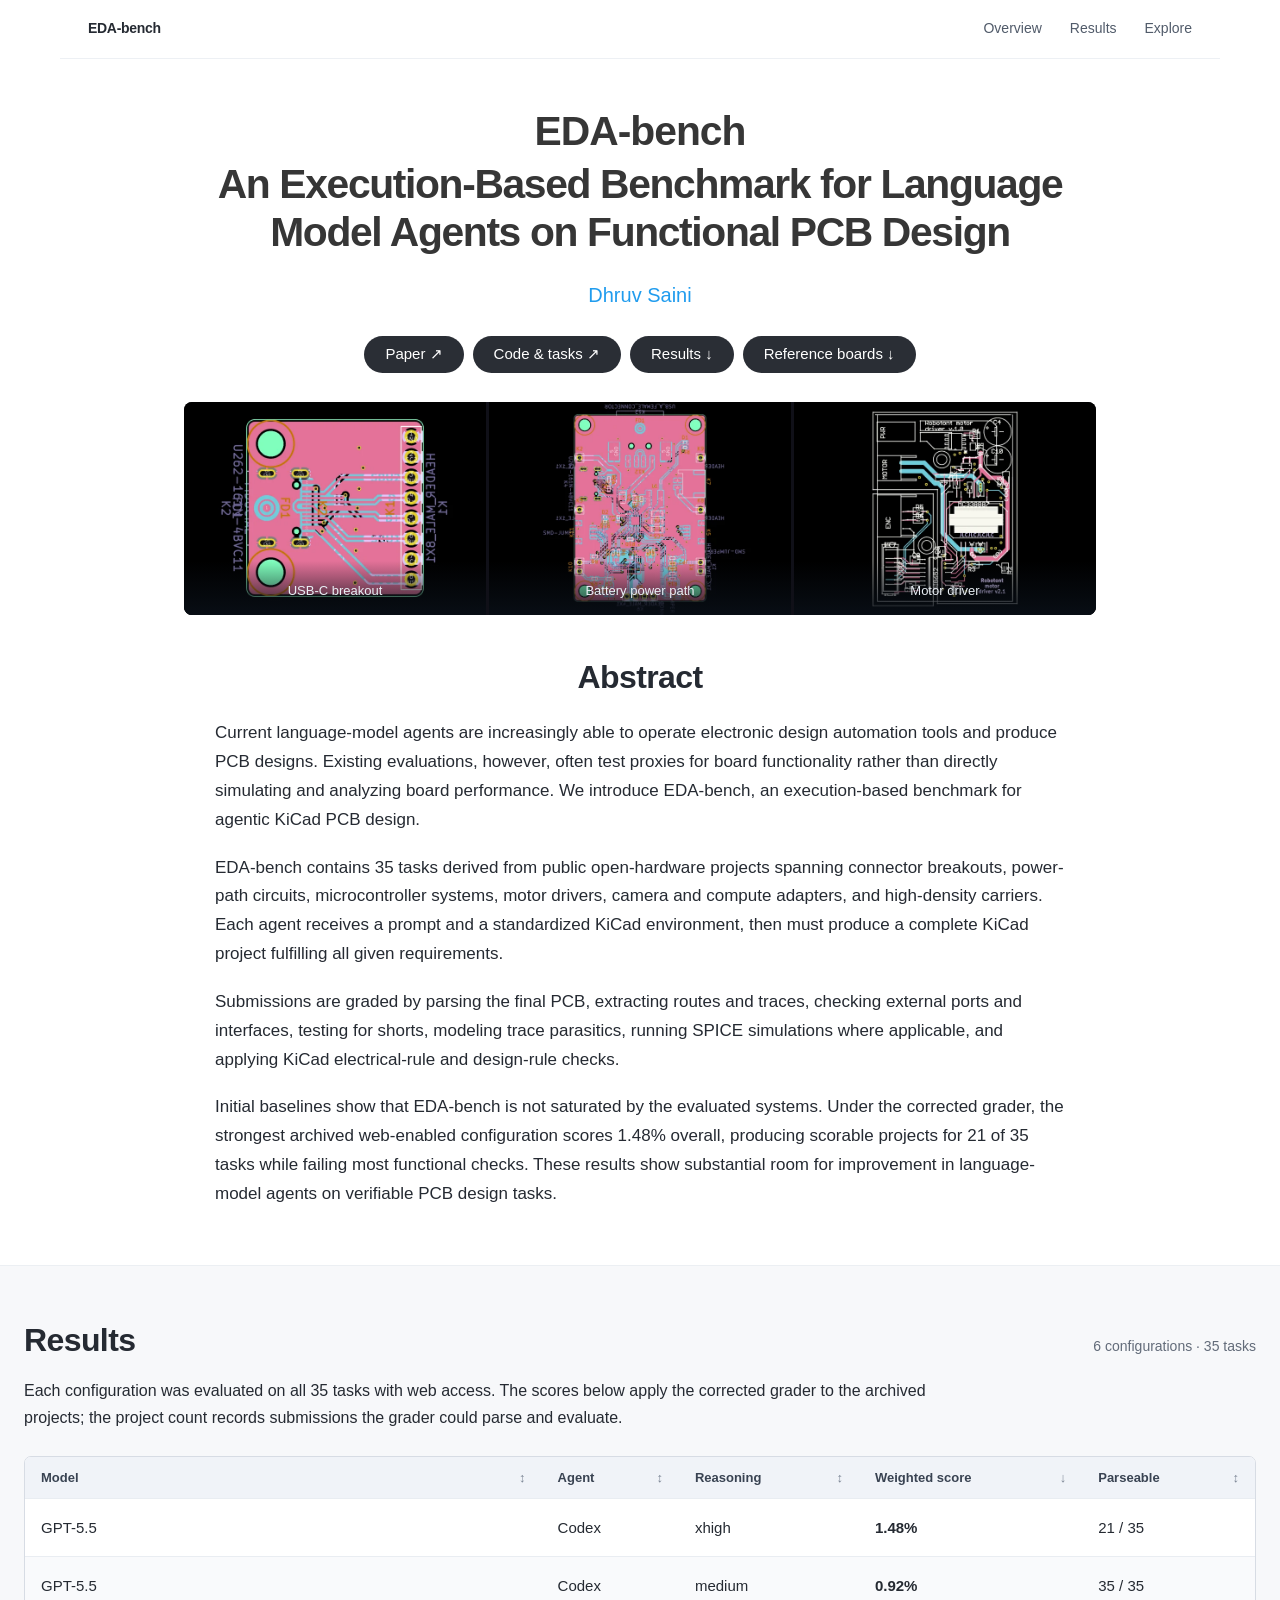
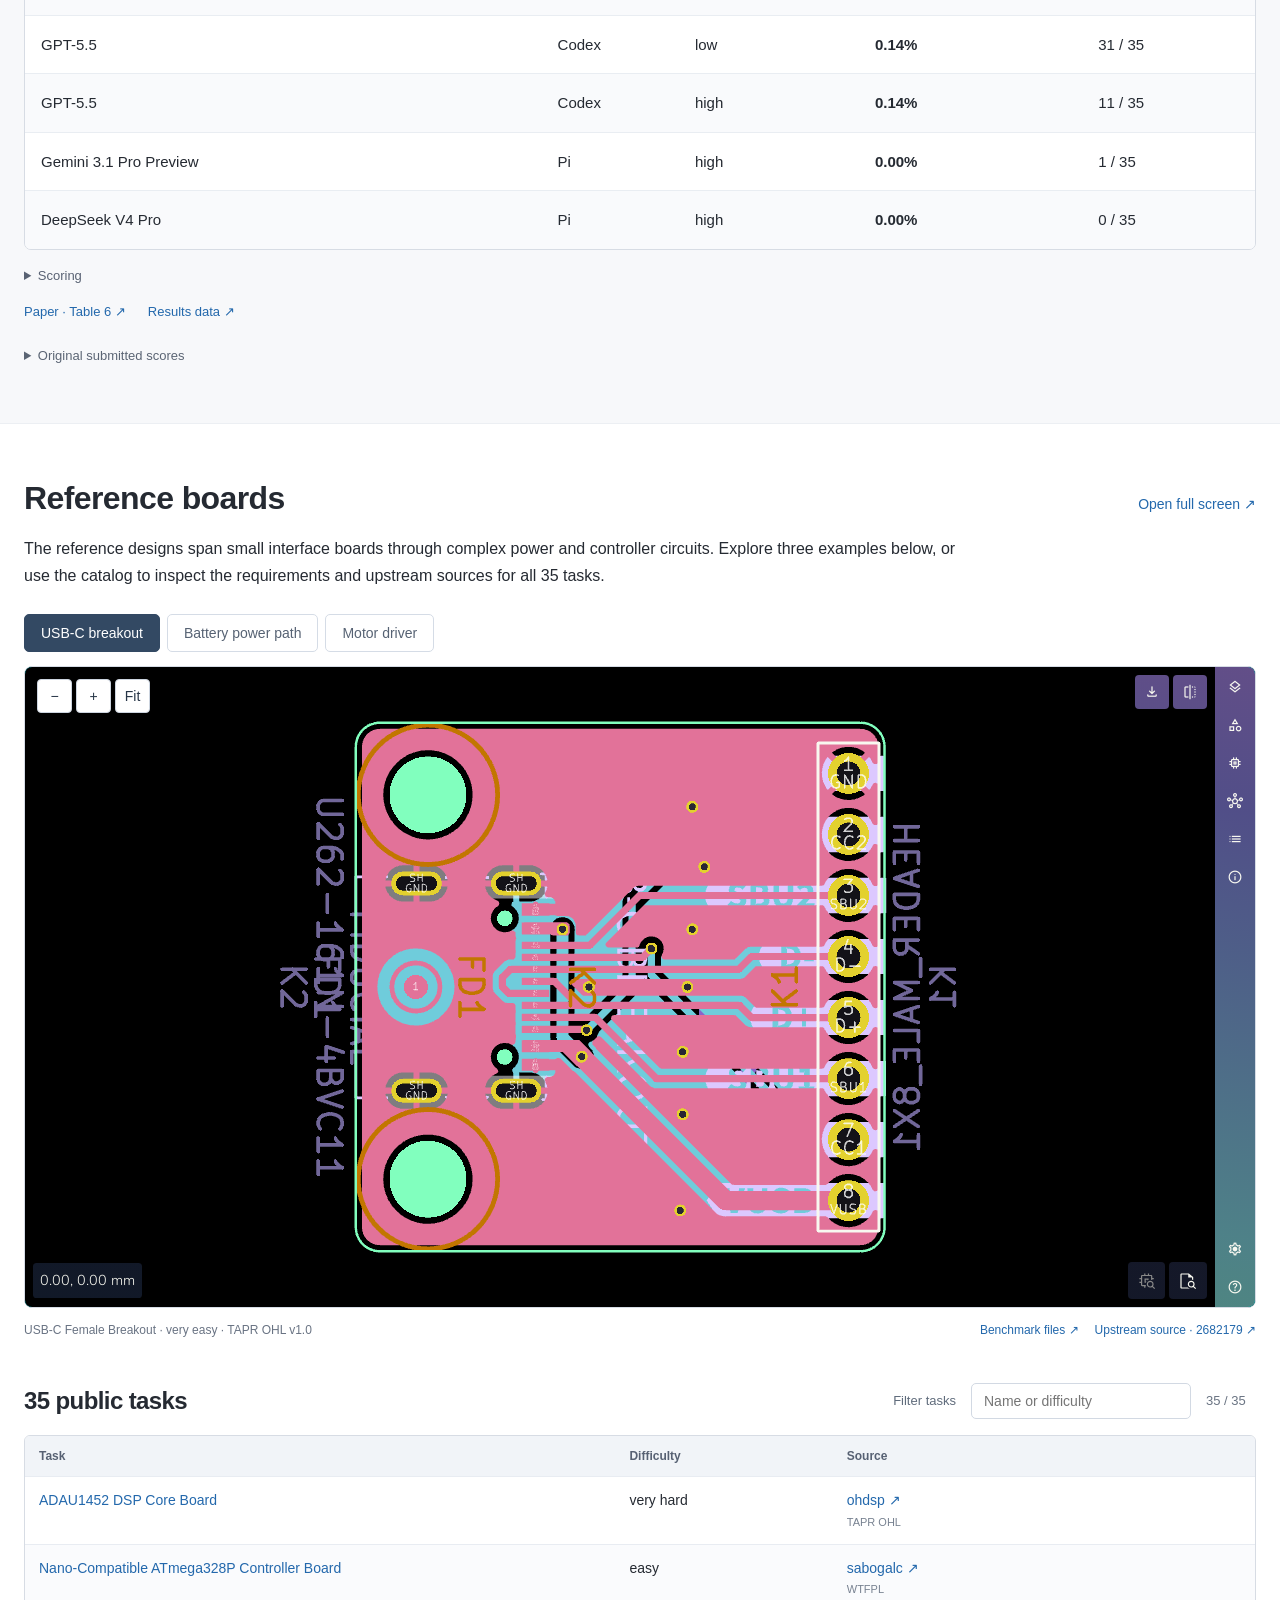
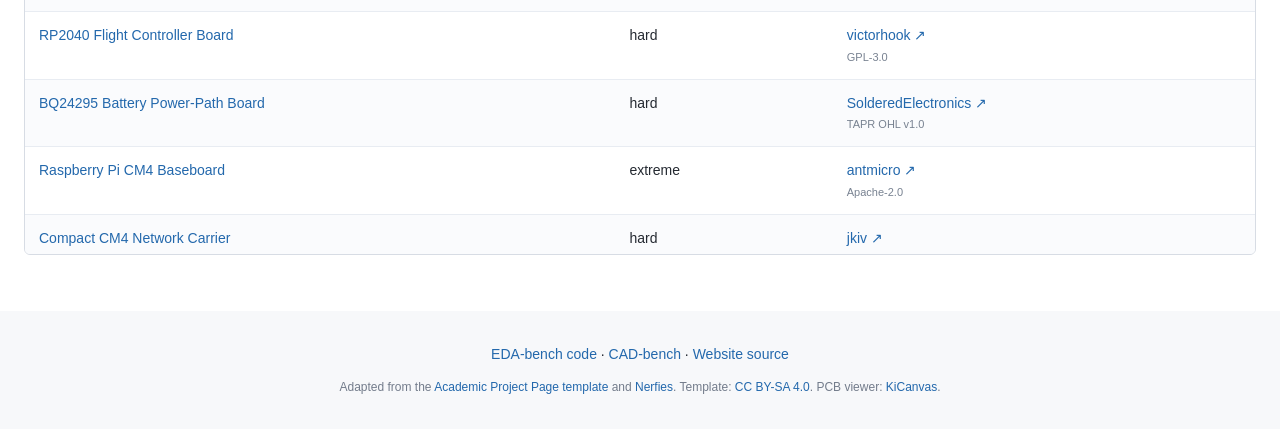
<file: index.html>
<!doctype html>
<html lang="en"><head><meta charset="utf-8"><meta name="viewport" content="width=device-width,initial-scale=1">
<title>EDA-bench: An Execution-Based Benchmark for Language Model Agents on Functional PCB Design</title>
<meta name="description" content="EDA-bench is an execution-based benchmark for language-model agents on complete KiCad PCB design, evaluated through electrical behavior, routed connectivity and design-rule checks.">
<meta property="og:title" content="EDA-bench: An Execution-Based Benchmark for Language Model Agents on Functional PCB Design">
<meta property="og:description" content="EDA-bench is an execution-based benchmark for language-model agents on complete KiCad PCB design, evaluated through electrical behavior, routed connectivity and design-rule checks.">
<meta property="og:url" content="https://eda-bench.github.io/"><meta property="og:image" content="https://eda-bench.github.io/assets/robotont_driver_board.webp">
<link rel="canonical" href="https://eda-bench.github.io/"><link rel="icon" href="assets/favicon.svg"><meta name="color-scheme" content="light">
<link rel="stylesheet" href="assets/bulma.min.css"><link rel="stylesheet" href="assets/template.css"><link rel="stylesheet" href="assets/site.css"><link rel="stylesheet" href="assets/eda.css">
<script type="module" src="assets/site.js"></script>
</head><body>
<a class="skip-link" href="#overview">Skip to content</a>
<nav class="site-nav" aria-label="Page navigation"><a class="wordmark" href="#">EDA-bench</a><div><a href="#overview">Overview</a><a href="#results">Results</a><a href="#visualizations">Explore</a></div></nav>
<main><section class="hero"><div class="hero-body"><div class="container is-max-desktop has-text-centered">
<h1 class="title is-1 publication-title"><span class="project-name">EDA-bench</span><br>An Execution-Based Benchmark for Language Model Agents on Functional PCB Design</h1>
<div class="is-size-5 publication-authors"><a href="https://github.com/dhruv9saini">Dhruv Saini</a></div>
<div class="publication-links"><a class="button is-dark is-rounded" href="https://github.com/EDA-bench/eda-bench/blob/master/paper/main.pdf">Paper ↗</a><a class="button is-dark is-rounded" href="https://github.com/EDA-bench/eda-bench">Code &amp; tasks ↗</a><a class="button is-dark is-rounded" href="#results">Results ↓</a><a class="button is-dark is-rounded" href="#visualizations">Reference boards ↓</a></div>
</div></div></section>
<section class="teaser container is-max-desktop" aria-label="Examples of upstream reference boards"><div class="model-strip">
<a href="#visualizations" data-board="usb_c_female_breakout"><figure><img src="assets/usb_c_female_breakout.webp" alt="USB-C breakout reference PCB" width="700" height="496"><figcaption>USB-C breakout</figcaption></figure></a>
<a href="#visualizations" data-board="bq24295_power_path_board"><figure><img src="assets/bq24295_power_path_board.webp" alt="BQ24295 power-path reference PCB" width="700" height="496"><figcaption>Battery power path</figcaption></figure></a>
<a href="#visualizations" data-board="robotont_driver_board"><figure><img src="assets/robotont_driver_board.webp" alt="Robotont motor driver reference PCB" width="700" height="496"><figcaption>Motor driver</figcaption></figure></a>
</div></section>
<section id="overview" class="section overview"><div class="container is-max-desktop"><h2 class="title is-3 has-text-centered">Abstract</h2><div class="content prose"><p>Current language-model agents are increasingly able to operate electronic design automation tools and produce PCB designs. Existing evaluations, however, often test proxies for board functionality rather than directly simulating and analyzing board performance. We introduce EDA-bench, an execution-based benchmark for agentic KiCad PCB design.</p><p>EDA-bench contains 35 tasks derived from public open-hardware projects spanning connector breakouts, power-path circuits, microcontroller systems, motor drivers, camera and compute adapters, and high-density carriers. Each agent receives a prompt and a standardized KiCad environment, then must produce a complete KiCad project fulfilling all given requirements.</p><p>Submissions are graded by parsing the final PCB, extracting routes and traces, checking external ports and interfaces, testing for shorts, modeling trace parasitics, running SPICE simulations where applicable, and applying KiCad electrical-rule and design-rule checks.</p><p>Initial baselines show that EDA-bench is not saturated by the evaluated systems. Under the corrected grader, the strongest archived web-enabled configuration scores 1.48% overall, producing scorable projects for 21 of 35 tasks while failing most functional checks. These results show substantial room for improvement in language-model agents on verifiable PCB design tasks.</p></div></div></section>
<section id="results" class="section results-section"><div class="container results-container"><div class="section-heading"><h2 class="title is-3">Results</h2><span class="run-count">6 configurations · 35 tasks</span></div>
<div class="section-intro"><p>Each configuration was evaluated on all 35 tasks with web access. The scores below apply the corrected grader to the archived projects; the project count records submissions the grader could parse and evaluate.</p></div>
<div class="eda-table-wrap"><table id="results-table"><thead><tr><th><button data-sort="model">Model <span aria-hidden="true">↕</span></button></th><th><button data-sort="agent">Agent <span aria-hidden="true">↕</span></button></th><th><button data-sort="reasoning">Reasoning <span aria-hidden="true">↕</span></button></th><th aria-sort="descending"><button data-sort="score">Weighted score <span aria-hidden="true">↓</span></button></th><th><button data-sort="builds">Parseable <span aria-hidden="true">↕</span></button></th></tr></thead><tbody></tbody></table></div>
<details class="scoring-details"><summary>Scoring</summary><div class="score-formula">Weighted score = Σ(task weight × task credit) / Σ(task weights)</div><dl class="weight-list"><div><dt>Very easy</dt><dd>1.0</dd></div><div><dt>Easy</dt><dd>1.5</dd></div><div><dt>Medium</dt><dd>2.0</dd></div><div><dt>Hard</dt><dd>3.0</dd></div><div><dt>Very hard</dt><dd>4.0</dd></div><div><dt>Extreme</dt><dd>5.0</dd></div></dl></details>
<div class="section-links"><a href="https://github.com/EDA-bench/eda-bench/blob/master/paper/main.pdf#page=7">Paper · Table 6 ↗</a><a href="data/results.json">Results data ↗</a></div>
<details class="archived-scores"><summary>Original submitted scores</summary><div id="original-scores"></div></details>
</div></section>
<section id="visualizations" class="section viewer-section"><div class="container viewer-container"><div class="section-heading"><h2 class="title is-3">Reference boards</h2><a id="viewer-fullscreen" href="viewer/" target="_blank" rel="noopener">Open full screen ↗</a></div><div class="section-intro"><p class="section-intro">The reference designs span small interface boards through complex power and controller circuits. Explore three examples below, or use the catalog to inspect the requirements and upstream sources for all 35 tasks.</p></div>
<div class="board-tabs" role="group" aria-label="Example reference board"><button data-board="usb_c_female_breakout" aria-pressed="true">USB-C breakout</button><button data-board="bq24295_power_path_board" aria-pressed="false">Battery power path</button><button data-board="robotont_driver_board" aria-pressed="false">Motor driver</button></div>
<div class="viewer-frame"><iframe id="board-viewer" src="viewer/?board=usb_c_female_breakout" title="Interactive reference PCB layout" loading="lazy" allowfullscreen></iframe></div><div class="reference-attribution" id="board-attribution"></div>
<div class="catalog-heading"><h3 class="title is-4">35 public tasks</h3><label for="task-search">Filter tasks</label><input id="task-search" type="search" placeholder="Name or difficulty"><span id="task-count" aria-live="polite"></span></div>
<div id="task-catalog"></div>
</div></section>
</main>
<footer class="footer"><div class="container is-max-desktop"><p><a href="https://github.com/EDA-bench/eda-bench">EDA-bench code</a> · <a href="https://cad-bench.github.io/">CAD-bench</a> · <a href="https://github.com/EDA-bench/eda-bench.github.io">Website source</a></p><p class="template-credit">Adapted from the <a href="https://github.com/eliahuhorwitz/Academic-project-page-template">Academic Project Page template</a> and <a href="https://nerfies.github.io/">Nerfies</a>. Template: <a href="https://creativecommons.org/licenses/by-sa/4.0/">CC BY-SA 4.0</a>. PCB viewer: <a href="https://kicanvas.org/">KiCanvas</a>.</p></div></footer>
</body></html>
</file>
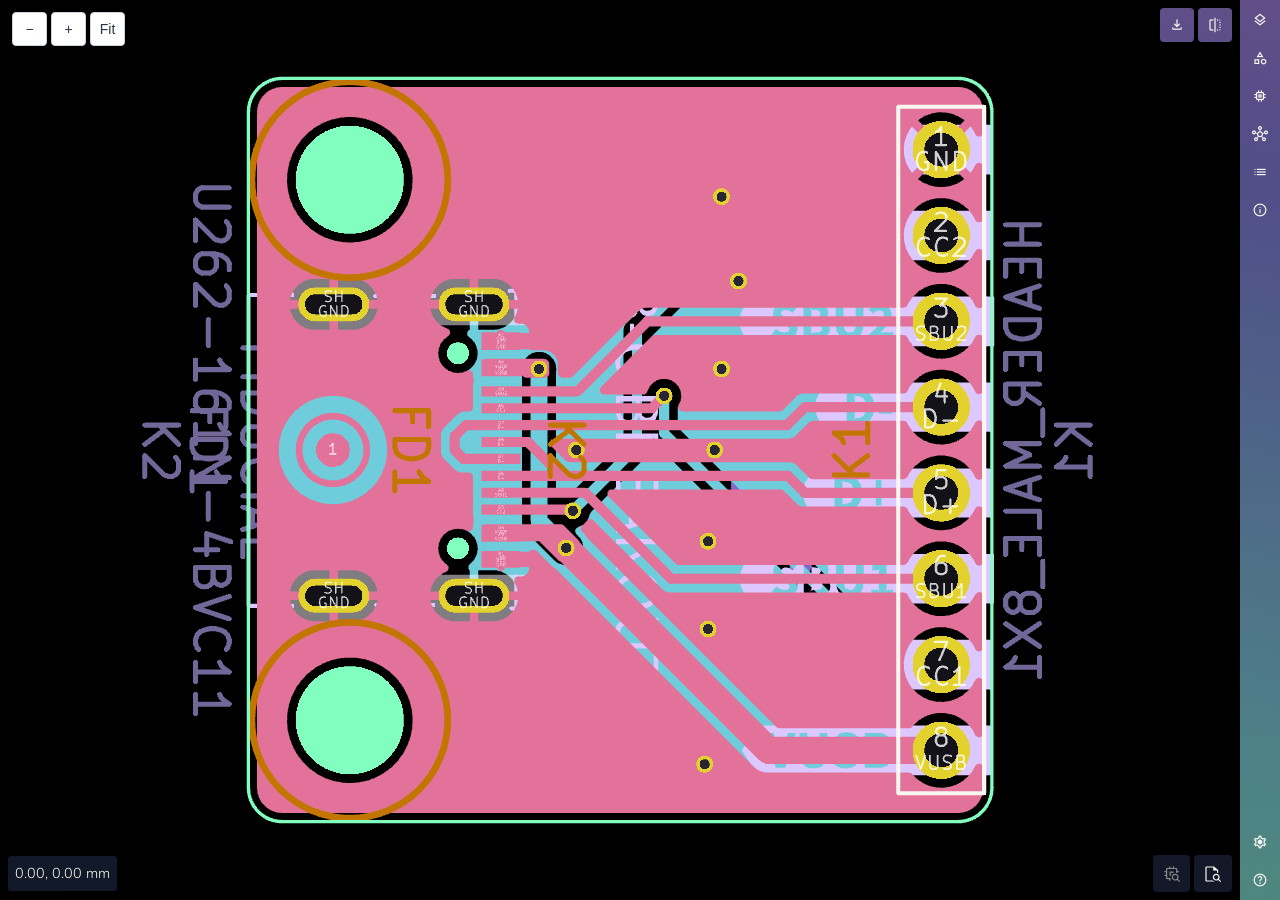
<file: viewer/index.html>
<!doctype html>
<html lang="en"><head><meta charset="utf-8"><meta name="viewport" content="width=device-width,initial-scale=1"><title>EDA-bench reference PCB viewer</title><link rel="icon" href="../assets/favicon.svg"><style>html,body{margin:0;height:100%;background:#151821}kicanvas-embed{width:100%;height:100%;display:block}#viewer-error{position:absolute;top:20px;left:20px;background:white;color:#222;padding:20px;font:16px sans-serif} #zoom-tools{position:absolute;z-index:2;top:12px;left:12px;display:flex;gap:4px}#zoom-tools[hidden]{display:none}#zoom-tools button{background:#fff;color:#273547;border:1px solid #ccd4df;border-radius:4px;min-width:35px;height:34px;cursor:pointer;font:14px Arial,sans-serif}#zoom-tools button:focus-visible{outline:3px solid #438dd1;outline-offset:2px}</style><script type="module" src="../assets/kicanvas.js"></script><script type="module" src="viewer.js"></script></head><body><div id="zoom-tools" role="group" aria-label="PCB view controls"><button data-zoom="out" aria-label="Zoom out" disabled>−</button><button data-zoom="in" aria-label="Zoom in" disabled>+</button><button data-zoom="fit" disabled>Fit</button></div><p id="viewer-error" hidden>PCB viewer unavailable. <a href="../#visualizations" target="_top">Return to the reference designs.</a></p></body></html>
</file>
<file: assets/template.css>
body {
  font-family: 'Noto Sans', sans-serif;
}


.footer .icon-link {
    font-size: 25px;
    color: #000;
}

.link-block a {
    margin-top: 5px;
    margin-bottom: 5px;
}

.dnerf {
  font-variant: small-caps;
}


.teaser .hero-body {
  padding-top: 0;
  padding-bottom: 3rem;
}

.teaser {
  font-family: 'Google Sans', sans-serif;
}


.publication-title {
}

.publication-banner {
  max-height: parent;

}

.publication-banner video {
  position: relative;
  left: auto;
  top: auto;
  transform: none;
  object-fit: fit;
}

.publication-header .hero-body {
}

.publication-title {
    font-family: 'Google Sans', sans-serif;
}

.publication-authors {
    font-family: 'Google Sans', sans-serif;
}

.publication-venue {
    color: #555;
    width: fit-content;
    font-weight: bold;
}

.publication-awards {
    color: #ff3860;
    width: fit-content;
    font-weight: bolder;
}

.publication-authors {
}

.publication-authors a {
   color: hsl(204, 86%, 53%) !important;
}

.publication-authors a:hover {
    text-decoration: underline;
}

.author-block {
  display: inline-block;
}

.publication-banner img {
}

.publication-authors {
  /*color: #4286f4;*/
}

.publication-video {
    position: relative;
    width: 100%;
    height: 0;
    padding-bottom: 56.25%;

    overflow: hidden;
    border-radius: 10px !important;
}

.publication-video iframe {
    position: absolute;
    top: 0;
    left: 0;
    width: 100%;
    height: 100%;
}

.publication-body img {
}

.results-carousel {
  overflow: hidden;
}

.results-carousel .item {
  margin: 5px;
  overflow: hidden;
  padding: 20px;
  font-size: 0;
}

.results-carousel video {
  margin: 0;
}

.slider-pagination .slider-page {
  background: #000000;
}

.eql-cntrb { 
  font-size: smaller;
}
</file>
<file: assets/site.css>
:root{--ink:#252a32;--muted:#626b79;--accent:#2368ac;scroll-behavior:smooth;scroll-padding-top:76px}
body{font-family:"Google Sans","Noto Sans",Arial,sans-serif;color:var(--ink);background:#fff;line-height:1.7}
a{color:var(--accent)}a:hover{color:#174d80;text-decoration:underline}a:focus-visible,button:focus-visible,input:focus-visible,summary:focus-visible{outline:3px solid #438dd1;outline-offset:4px}
.skip-link{position:absolute;left:16px;top:-60px;background:white;z-index:5;padding:10px}.skip-link:focus{top:6px}
.site-nav{max-width:1160px;margin:auto;display:flex;justify-content:space-between;align-items:center;padding:17px 28px;border-bottom:1px solid #edf0f4;font-size:14px}.site-nav .wordmark{font-weight:700;color:var(--ink);letter-spacing:-.3px}.site-nav div{display:flex;gap:28px}.site-nav div a{color:#515b6a}
.hero-body{padding:3rem 1.5rem 1.8rem}.publication-title{font-size:2.55rem!important;line-height:1.18!important;font-weight:600!important;letter-spacing:-1.35px;margin-bottom:1.35rem!important}.project-name{display:inline-block;margin-bottom:.3rem;font-weight:750;letter-spacing:-1px}.publication-authors{margin-bottom:0}.affiliation{font-size:16px;color:var(--muted);margin:4px 0 20px}.publication-links{display:flex;justify-content:center;flex-wrap:wrap;gap:9px}.publication-links .button{height:2.5em;padding:0 20px;font-size:15px;gap:10px;background:#2a2e35}.publication-links .button:hover{background:#404852;color:white;text-decoration:none}
.teaser{padding:0 24px}.model-strip{display:grid;grid-template-columns:repeat(3,1fr);gap:3px;background:#0d131b;border-radius:8px;overflow:hidden}.model-strip a{color:#e9eff5;text-decoration:none}.model-strip figure{margin:0;position:relative}.model-strip img{display:block;width:100%;height:auto;aspect-ratio:1.48;object-fit:cover}.model-strip figcaption{position:absolute;bottom:0;width:100%;padding:19px 12px 12px;text-align:center;font-size:14px;background:linear-gradient(transparent,rgba(9,15,23,.9))}
.section{padding:3.5rem 1.5rem}.section .title{color:var(--ink);letter-spacing:-.6px}.overview{padding-top:2.8rem}.prose{max-width:850px;margin:auto;font-size:17px;text-align:left}.prose p+p{margin-top:1.1em}.results-section{background:#f7f8fa;border-block:1px solid #eceff3}.results-container{max-width:1240px!important}.section-heading{display:flex;align-items:baseline;justify-content:space-between;gap:20px;margin-bottom:18px}.section-heading .title{margin:0!important}.section-heading>a{font-size:14px;white-space:nowrap}.run-count{font-size:14px;color:var(--muted)}.section-intro{max-width:940px;font-size:16px;line-height:1.7;margin-bottom:25px}.column-options{margin-bottom:14px;font-size:14px}.column-options summary{cursor:pointer;color:#576172;list-style-position:inside;width:fit-content}.column-options .controls{margin:12px 0 20px}.toggle{font-size:14px}.table-shell{background:white;border-radius:7px;overflow:hidden;border:1px solid #d7dce4}#harness-table{border:none;width:100%;min-width:100%;font-family:inherit}.tabulator{font-family:inherit}.tabulator .tabulator-row{min-height:39px}.tabulator .tabulator-header .tabulator-col .tabulator-header-filter input{border-radius:3px;font-size:13px}.tabulator .tabulator-header .tabulator-col .tabulator-col-title{font-size:13px}.tabulator .tabulator-row .tabulator-cell{font-size:13px}.section-links{display:flex;gap:22px;flex-wrap:wrap;font-size:13px;margin-top:14px}.load-error{padding:16px;color:#a02b25;background:#fff1ef}
.viewer-container{max-width:1320px!important}.viewer-frame{border-radius:8px;overflow:hidden;background:#0b111a;border:1px solid #d6dce5}.viewer-frame iframe{width:100%;height:760px;border:0;display:block}.scope{padding-top:0;padding-bottom:3rem}.scope p{font-size:15px;color:#596273}.scope .title{margin-bottom:12px}.footer{padding:2rem 1.5rem;background:#f7f8fa;font-size:14px;text-align:center}.footer .template-credit{max-width:700px;margin:10px auto 0;font-size:12px;color:#737c8b}
@media(max-width:768px){.hero-body{padding-top:2.3rem}.publication-title{font-size:2rem!important;letter-spacing:-.8px}.desktop-break{display:none}.section{padding:2.5rem 18px}.teaser{padding:0 18px}.section-heading{align-items:flex-start}.section-heading .title{font-size:1.7rem}.prose{font-size:16px}.model-strip figcaption{font-size:11px;padding-inline:3px}.viewer-frame iframe{height:780px}.scope{padding-top:0}.site-nav{padding:14px 18px}.site-nav div{gap:18px}.section-heading>a{font-size:12px}.publication-links .button{font-size:13px;padding:0 16px}.results-section .section-intro{font-size:15px}.table-shell{overflow-x:auto}.tabulator .tabulator-row .tabulator-cell{font-size:12px}.run-count{white-space:nowrap;font-size:12px}}
@media(prefers-reduced-motion:reduce){:root{scroll-behavior:auto}}

@media(max-width:640px){.tabulator .tabulator-row .tabulator-cell{overflow:hidden!important;text-overflow:ellipsis!important}.leaderboard{padding:0}.table-shell{border-radius:6px}}

.scoring-details{font-size:13px;color:#596273;margin-top:15px}.scoring-details summary{cursor:pointer;width:fit-content}.scoring-details p{max-width:940px;margin-top:10px;line-height:1.65}.score-formula{margin-top:12px;overflow-wrap:anywhere}.weight-list{display:flex;gap:12px 24px;flex-wrap:wrap;margin-top:12px}.weight-list div{display:flex;gap:8px}.weight-list dt{font-weight:600}.weight-list dd{font-variant-numeric:tabular-nums}
</file>
<file: assets/eda.css>
.publication-authors{margin:0 0 24px}.section-intro p+p{margin-top:16px}.eda-table-wrap{border:1px solid #d7dce4;border-radius:7px;overflow-x:auto;background:white}#results-table{width:100%;border-collapse:collapse;font-size:15px}#results-table th{padding:0;background:#f0f3f8;text-align:left}#results-table th button{display:flex;justify-content:space-between;gap:20px;width:100%;padding:13px 16px;border:0;background:none;color:#394352;font:600 13px Arial,sans-serif;cursor:pointer}#results-table th button:hover{background:#e5edf7}#results-table th button span{color:#7c8695}#results-table td{padding:16px;border-top:1px solid #e9edf2;font-variant-numeric:tabular-nums}#results-table tbody tr:nth-child(even){background:#f9fafc}#results-table td:nth-child(4){font-weight:650}#results-table td:first-child{width:42%}.archived-scores{font-size:13px;margin-top:22px;color:#5b6574}.archived-scores summary{cursor:pointer;width:fit-content}.original-table{margin-top:15px;font-size:13px;width:100%;max-width:700px}.original-table td{padding:7px 10px;border-bottom:1px solid #e2e7ee}.original-table td:last-child{text-align:right}.original-table caption{font-weight:600;text-align:left;padding:8px 10px}.board-tabs{display:flex;gap:7px;margin-bottom:14px;flex-wrap:wrap}.board-tabs button{border:1px solid #d5dce6;border-radius:5px;padding:10px 16px;background:#fff;color:#566273;font:500 14px Arial,sans-serif;cursor:pointer}.board-tabs button[aria-pressed=true]{color:#fff;background:#334963;border-color:#334963}.viewer-frame iframe{height:640px}.reference-attribution{display:flex;gap:16px;flex-wrap:wrap;font-size:12px;color:#697383;margin-top:12px}.reference-attribution span{margin-right:auto}.catalog-heading{display:flex;align-items:center;gap:15px;flex-wrap:wrap;margin:42px 0 16px}.catalog-heading .title{margin:0 auto 0 0}.catalog-heading label{font-size:13px;color:#606c7c}.catalog-heading input{border:1px solid #d2d9e3;border-radius:5px;padding:9px 12px;font:14px Arial,sans-serif;width:220px}.catalog-heading #task-count{font-size:13px;color:#6a7483;min-width:50px}#task-catalog{max-height:420px;overflow:auto;border:1px solid #d7dce4;border-radius:6px}.task-table{width:100%;font-size:14px;border-collapse:collapse}.task-table th{position:sticky;top:0;background:#f1f4f8;text-align:left;padding:10px 14px;font-size:12px;color:#576173}.task-table td{border-top:1px solid #e8ecf2;padding:12px 14px;vertical-align:top}.task-table td:first-child{width:48%}.task-table small{display:block;font-size:11px;color:#788291}.task-table tr:nth-child(even){background:#fafbfd}.empty{padding:20px;color:#6a7380}.model-strip{background:#101018}.model-strip img{aspect-ratio:1.42;object-fit:cover}.model-strip figcaption{font-size:13px}.scope p{font-size:15px}.section-heading .run-count{white-space:normal;text-align:right}
@media(max-width:640px){.publication-title{font-size:1.9rem!important}.publication-links{margin-top:23px}.viewer-frame iframe{height:470px}.board-tabs button{font-size:12px;padding:9px 11px}.model-strip figcaption{font-size:10px;padding-left:2px;padding-right:2px}.eda-table-wrap{margin:0 -4px}#results-table{font-size:12px}#results-table th button{font-size:11px;padding:12px 6px;gap:5px}#results-table td{padding:12px 6px}#results-table td:first-child{width:37%}#results-table td:nth-child(3){font-size:11px}.task-table{font-size:12px}.task-table th,.task-table td{padding:10px 8px}.task-table td:first-child{width:42%}.reference-attribution{font-size:11px;gap:10px}.catalog-heading{gap:10px}.catalog-heading .title{width:100%;margin-bottom:5px}.catalog-heading label{position:absolute;width:1px;height:1px;overflow:hidden;clip:rect(0,0,0,0)}.catalog-heading input{flex:1;width:180px}.section-heading .run-count{font-size:11px;max-width:100px}}
</file>
